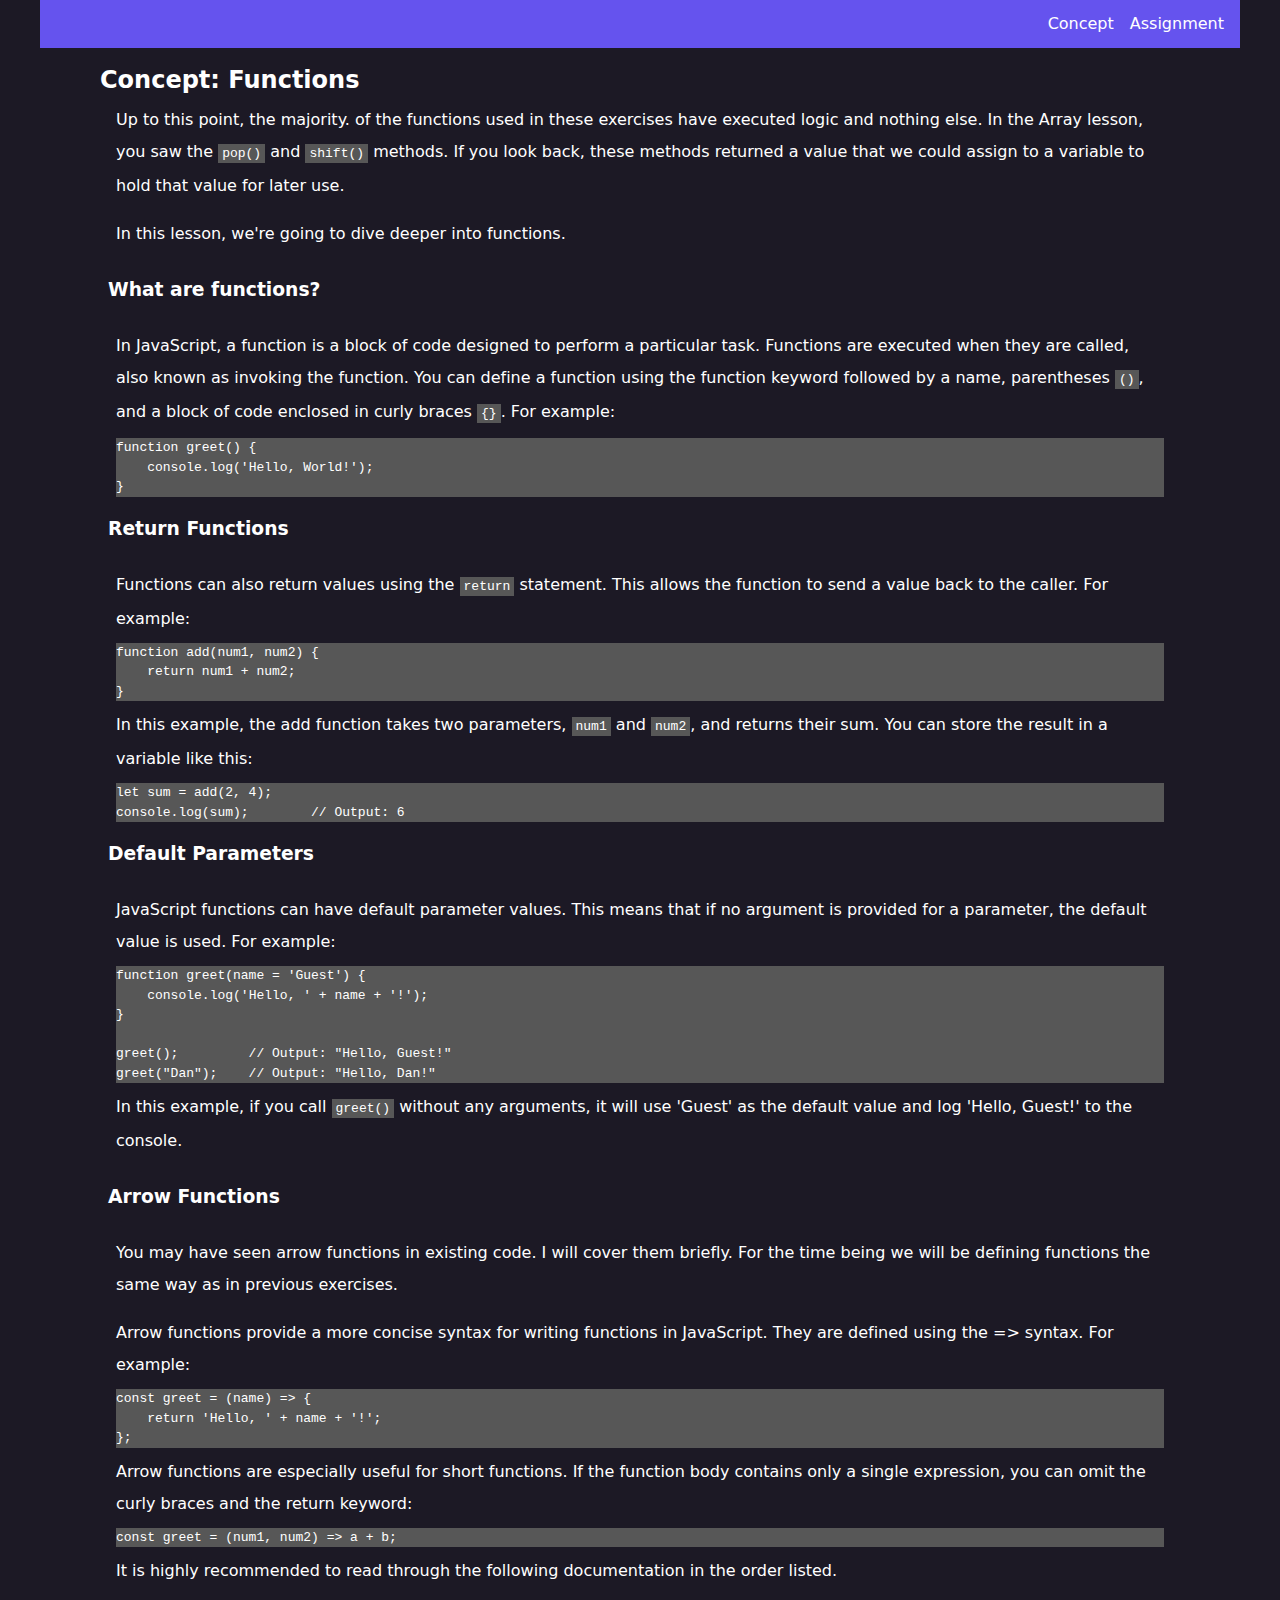
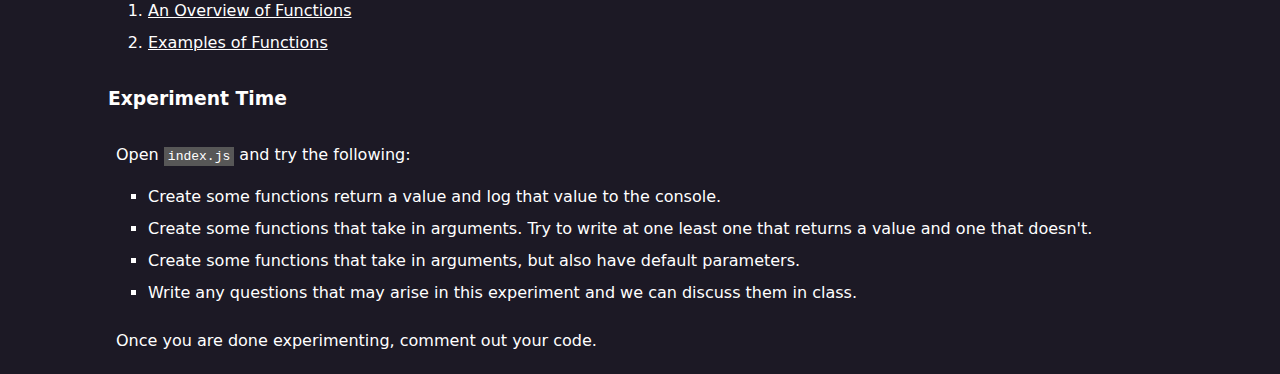
<file: index.html>
<!DOCTYPE html>
<html lang="en">
<head>
    <meta charset="UTF-8">
    <meta name="viewport" content="width=device-width, initial-scale=1.0">
    <link rel="stylesheet" href="./css/style.css">
    <title>Introduction to JS: Functions</title>
</head>
<body>
    <header class="header">
        <nav class="nav">
            <ul class="nav-list">
                <li class="nav-item"><a href="/" class="link">Concept</a></li>
                <li class="nav-item"><a href="./assignment.html" class="link">Assignment</a></li>
            </ul>
        </nav>
    </header>
    
    <main class="main">
        
        <section class="concept">
            <h2 class="title">Concept: Functions</h2>

            <p class="paragraph">Up to this point, the majority. of the functions used in these exercises have executed logic and nothing else. In the Array lesson, you saw the <code class="inline">pop()</code> and <code class="inline">shift()</code> methods. If you look back, these methods returned a value that we could assign to a variable to hold that value for later use.</p>

            <p class="paragraph">In this lesson, we're going to dive deeper into functions.</p>

            <h3 class="sub-title">What are functions?</h3>

            <p class="paragraph">In JavaScript, a function is a block of code designed to perform a particular task. Functions are executed when they are called, also known as invoking the function. You can define a function using the function keyword followed by a name, parentheses <code class="inline">()</code>, and a block of code enclosed in curly braces <code class="inline">{}</code>. For example:
            </p>
            
<code class="block">function greet() {
    console.log('Hello, World!');
}
</code>

            <h3 class="sub-title">Return Functions</h3>

            <p class="paragraph">Functions can also return values using the <code class="inline">return</code> statement. This allows the function to send a value back to the caller. For example:
            </p>

<code class="block">function add(num1, num2) {
    return num1 + num2;
}
</code>

            <p class="paragraph">In this example, the add function takes two parameters, <code class="inline">num1</code> and <code class="inline">num2</code>, and returns their sum. You can store the result in a variable like this:</p>

<code class="block">let sum = add(2, 4);
console.log(sum);        // Output: 6  
</code>

            <h3 class="sub-title">Default Parameters</h3>
            <p class="paragraph">JavaScript functions can have default parameter values. This means that if no argument is provided for a parameter, the default value is used. For example:</p>

<code class="block">function greet(name = 'Guest') {
    console.log('Hello, ' + name + '!');
}

greet();         // Output: "Hello, Guest!"
greet("Dan");    // Output: "Hello, Dan!"
</code>

            <p class="paragraph">In this example, if you call <code class="inline">greet()</code> without any arguments, it will use 'Guest' as the default value and log 'Hello, Guest!' to the console.</p>


            <h3 class="sub-title">Arrow Functions</h3>
            <p class="paragraph">You may have seen arrow functions in existing code. I will cover them briefly. For the time being we will be defining functions the same way as in previous exercises.</p>

            <p class="paragraph">Arrow functions provide a more concise syntax for writing functions in JavaScript. They are defined using the => syntax. For example:</p>

<code class="block">const greet = (name) => {
    return 'Hello, ' + name + '!';
};    
</code>

            <p class="paragraph">Arrow functions are especially useful for short functions. If the function body contains only a single expression, you can omit the curly braces and the return keyword:</p>

<code class="block">const greet = (num1, num2) => a + b;
</code>
            
            <p class="paragraph">
                It is highly recommended to read through the following documentation in the order listed.
            </p>
            <ol class="list ordered">
                <li class="list-item"><a href="https://developer.mozilla.org/en-US/docs/Web/JavaScript/Guide/Functions" class="text-link">An Overview of Functions</a></li>
                <li class="list-item"><a href="https://developer.mozilla.org/en-US/docs/Web/JavaScript/Reference/Functions" class="text-link">Examples of Functions</a></li>
            </ol>

            
            <h3 class="sub-title">Experiment Time</h3>
            
            <p class="paragraph">Open <code class="inline">index.js</code> and try the following:</p>
            
            <ul class="list">
                <li class="list-item">Create some functions return a value and log that value to the console.</li>
                <li class="list-item">Create some functions that take in arguments. Try to write at one least one that returns a value and one that doesn't.</li>
                <li class="list-item">Create some functions that take in arguments, but also have default parameters.</li>
                <li class="list-item">Write any questions that may arise in this experiment and we can discuss them in class.</li>
            </ul>

            <p class="paragraph">Once you are done experimenting, comment out your code.</p>
        </section>

        
    </main>

    <footer>
    </footer>

    <!-- include the script at the end of the body -->
    <script src="./js/index.js"></script>
</body>
</html>
</file>
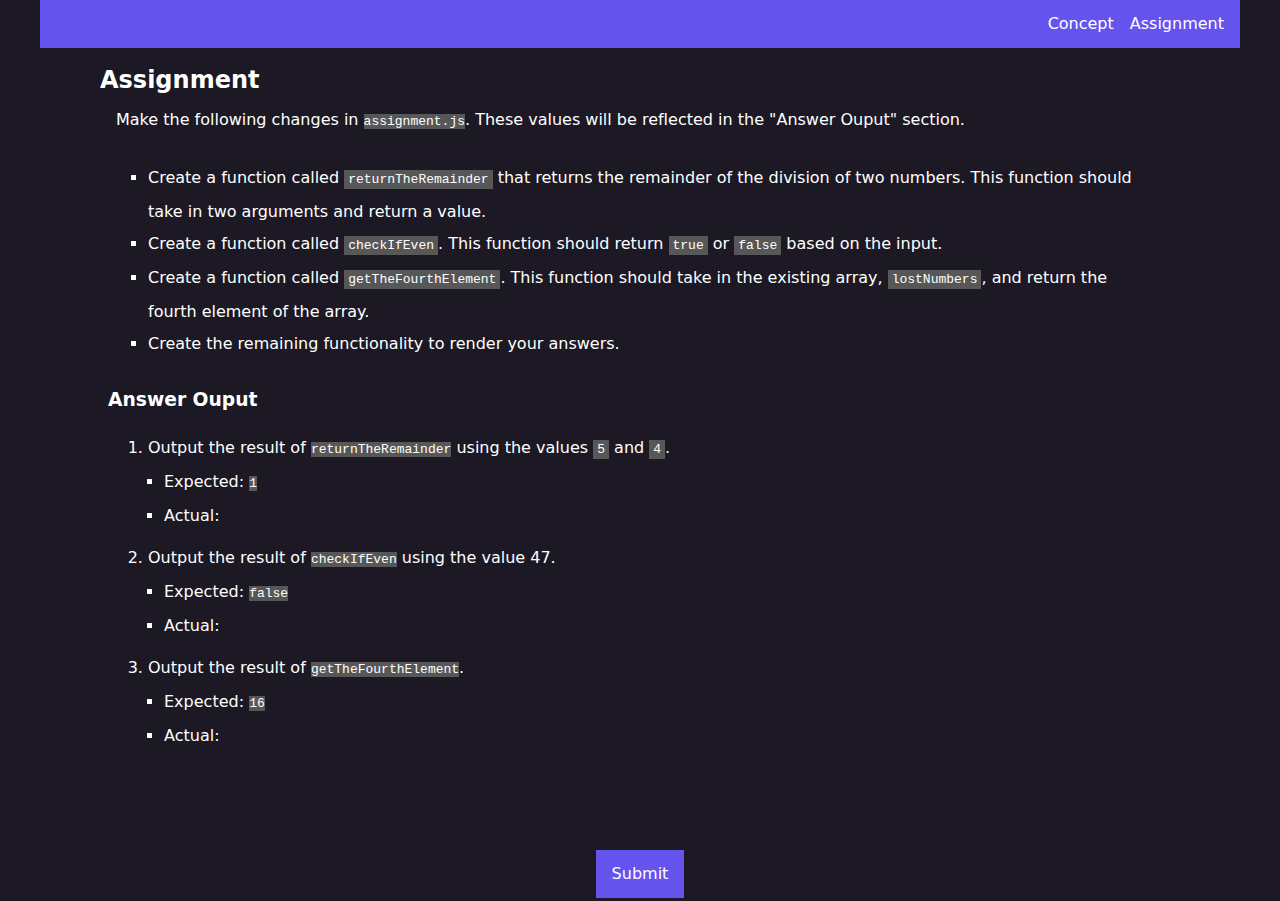
<file: assignment.html>
<!DOCTYPE html>
<html lang="en">
<head>
    <meta charset="UTF-8">
    <meta name="viewport" content="width=device-width, initial-scale=1.0">
    <link rel="stylesheet" href="./css/style.css">
    <title>Introduction to JS: Functions | Assignment</title>
</head>
<body>
    <header class="header">
        <nav class="nav">
            <ul class="nav-list">
                <li class="nav-item"><a href="/" class="link">Concept</a></li>
                <li class="nav-item"><a href="./assignment.html" class="link">Assignment</a></li>
            </ul>
        </nav>
    </header>

    <main class="main">
        <section class="concept">
            <h2 class="title">Assignment</h2>
            
            <p class="paragraph">Make the following changes in <code class="inline-code">assignment.js</code>. These values will be reflected in the "Answer Ouput" section.
            </p>
            
            <p class="paragraph">
                <ul class="list">
                    <li class="list-item">Create a function called <code class="inline">returnTheRemainder</code> that returns the remainder of the division of two numbers. This function should take in two arguments and return a value.
                    </li>
                    
                    <li class="list-item">Create a function called <code class="inline">checkIfEven</code>. This function should return <code class="inline">true</code> or <code class="inline">false</code> based on the input.</li>

                    <li class="list-item">Create a function called <code class="inline">getTheFourthElement</code>. This function should take in the existing array, <code class="inline">lostNumbers</code>, and return the fourth element of the array.</li>
                    <li class="list-item">Create the remaining functionality to render your answers.</li>
                </ul>
            </p>


            <h3 class="sub-title">Answer Ouput</h3>
            <ol class="list ordered">
                <li class="list-item">Output the result of <code class="inline-code">returnTheRemainder</code> using the values <code class="inline">5</code> and <code class="inline">4</code>.</li>
                <ul class="list">
                    <li class="list-item">Expected: <code class="inline-code">1</code></li>
                    <li class="list-item">Actual: <code id="remainder" class="inline-code"></code></li>
                </ul>

                <li class="list-item">Output the result of <code class="inline-code">checkIfEven</code> using the value 47.</li>
                <ul class="list">
                    <li class="list-item">Expected: <code class="inline-code">false</code></li>
                    <li class="list-item">Actual: <code id="check-if-even" class="inline-code"></code></li>
                </ul>

                <li class="list-item">Output the result of <code class="inline-code">getTheFourthElement</code>.</li>
                <ul class="list">
                    <li class="list-item">Expected: <code class="inline-code">16</code></li>
                    <li class="list-item">Actual: <code id="lost-numbers" class="inline-code"></code></li>
                </ul>
            </ol>

            <button id="submission-btn">Submit</button>

        </section>

        
    </main>

    <footer></footer>

    <script src="./js/assignment.js"></script>
</body>
</html>
</file>
<file: css/style.css>
@import url("./reset.css");

:root {
    /** Dark theme primary colors */
    --clr-primary-a0: #6553ee;
    --clr-primary-a10: #7b65f1;
    --clr-primary-a20: #8f77f3;
    --clr-primary-a30: #a18af5;
    --clr-primary-a40: #b29df8;
    --clr-primary-a50: #c2b0fa;

    /** Dark theme surface colors */
    --clr-surface-a0: #121212;
    --clr-surface-a10: #282828;
    --clr-surface-a20: #3f3f3f;
    --clr-surface-a30: #575757;
    --clr-surface-a40: #717171;
    --clr-surface-a50: #8b8b8b;

    /** Dark theme tonal surface colors */
    --clr-surface-tonal-a0: #1c1925;
    --clr-surface-tonal-a10: #312e39;
    --clr-surface-tonal-a20: #47444f;
    --clr-surface-tonal-a30: #5f5c66;
    --clr-surface-tonal-a40: #78757e;
    --clr-surface-tonal-a50: #918f96;
    --clr-text: #fff;
}

body {
    background-color: var(--clr-surface-tonal-a0);
    color: var(--clr-text);
    display: flex;
    margin: 0 auto;
    flex-direction: column;
    align-items: center;
    line-height: 2rem;
    max-width: 1200px;
}

code {
    background-color: var(--clr-surface-a30);
}

.header {
    background-color: var(--clr-primary-a0);
    display: flex;
    flex-direction: column;
    align-items: center;
    width: 100%;
    padding: 0.5rem;
}

.nav {
    margin-left: auto;
}

.nav-list {
    display: flex;
    justify-content: center;
}

.nav-item {
    margin: 0 0.5rem;
}

.main {
    display: flex;
    flex-direction: column;
    width: 90%;
    align-self: center;
    margin: 1rem;
}

.intro-section {
    width: 100%;
    display: flex;
    flex-direction: column;
}

.sub-title {
    padding: 1rem 1rem 1rem .5rem;
}

.paragraph {
    padding: 0.5rem 1rem;
}

.block {
    display: block;
    white-space: pre-wrap;
    line-height: 1.5;
    margin: 0rem 1rem;
}

.inline {
    padding: 0.125rem 0.25rem;
}

.list-item {
    margin: 0 2rem;
}

.list {
    list-style: square;
    margin: 0 0 0.5rem 1rem;
}

.ordered {
    list-style: decimal;
}

.concept {
    display: flex;
    flex-direction: column;
}

#submission-btn {
    margin-top: 5rem;
    background-color: var(--clr-primary-a0);
    color: var(--clr-text);
    padding: 0.5rem 1rem;
    max-width: fit-content;
    align-self: center;
}

#submission-btn:hover {
    background-color: var(--clr-primary-a30);
}

#submission-btn:active {
    background-color: var(--clr-primary-a50);
    color: var(--clr-surface-a0);
}

.text-link {
    text-decoration: underline;
}
</file>
